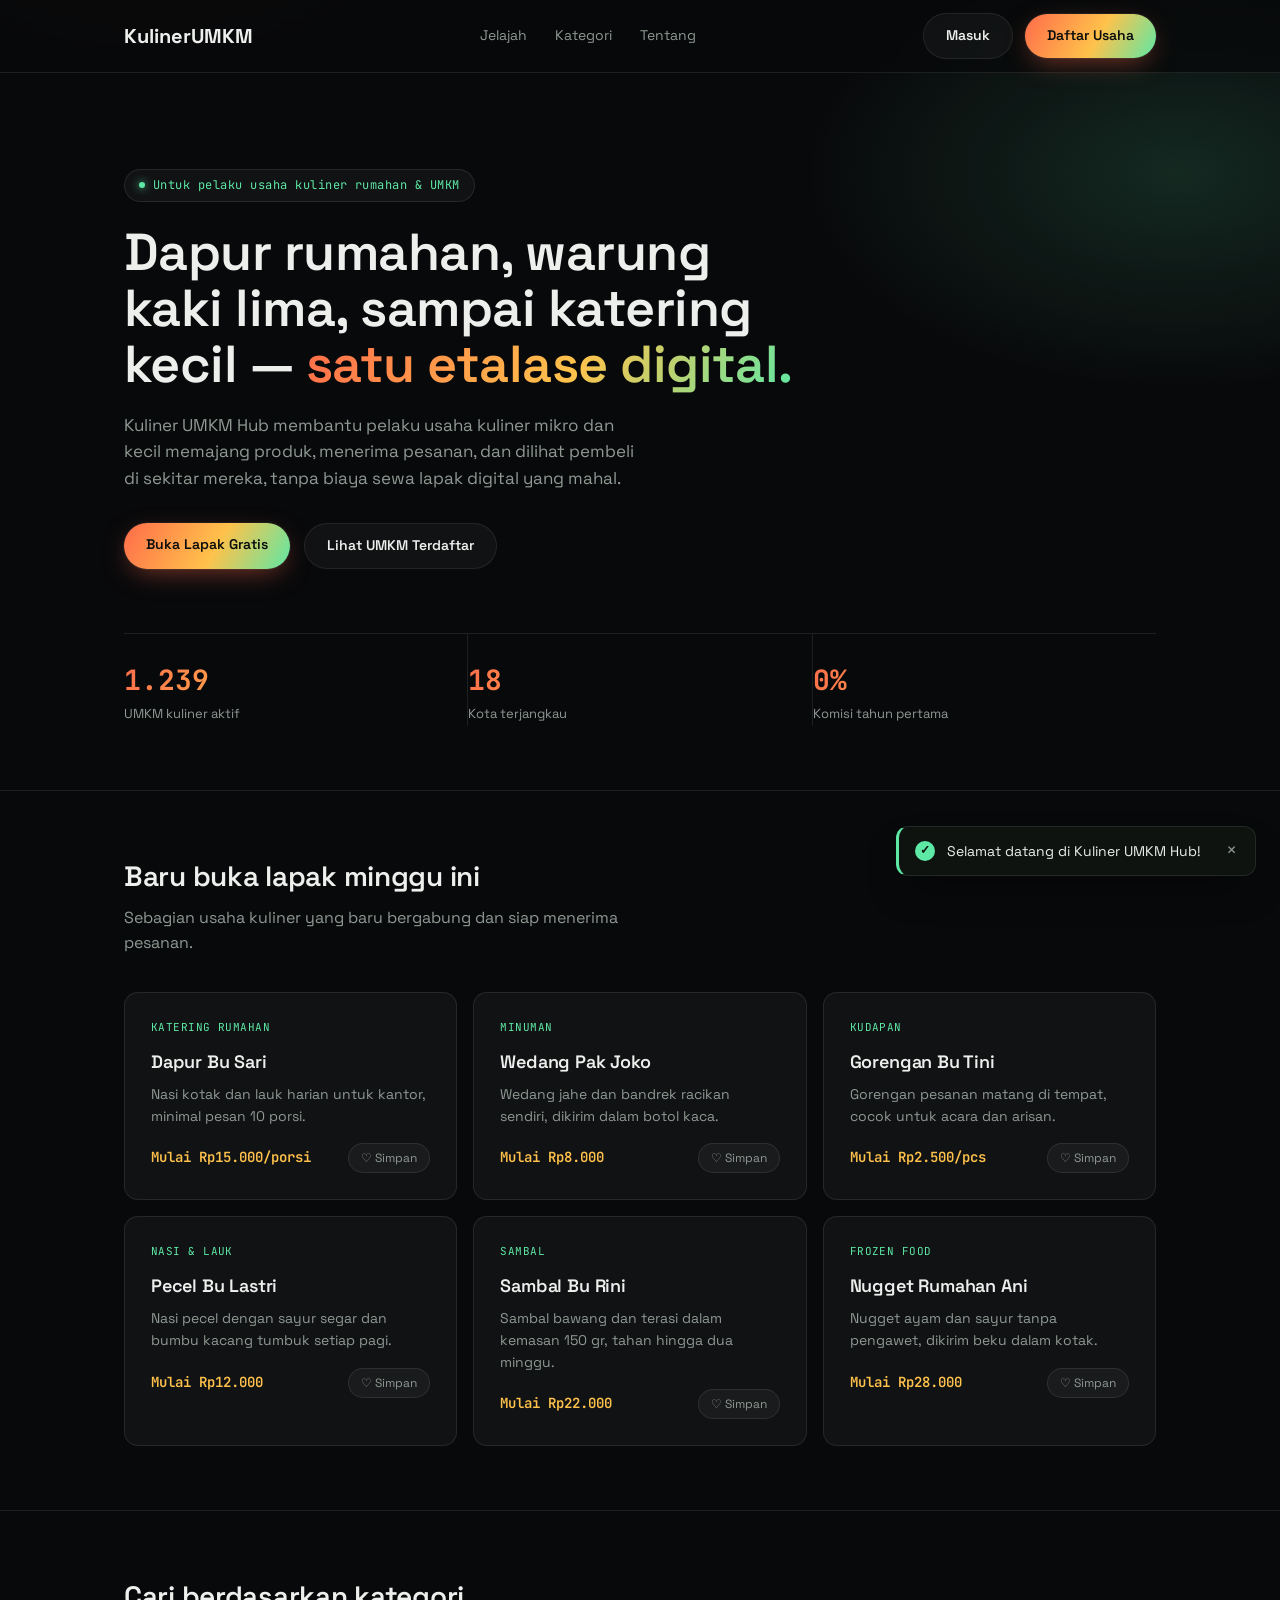
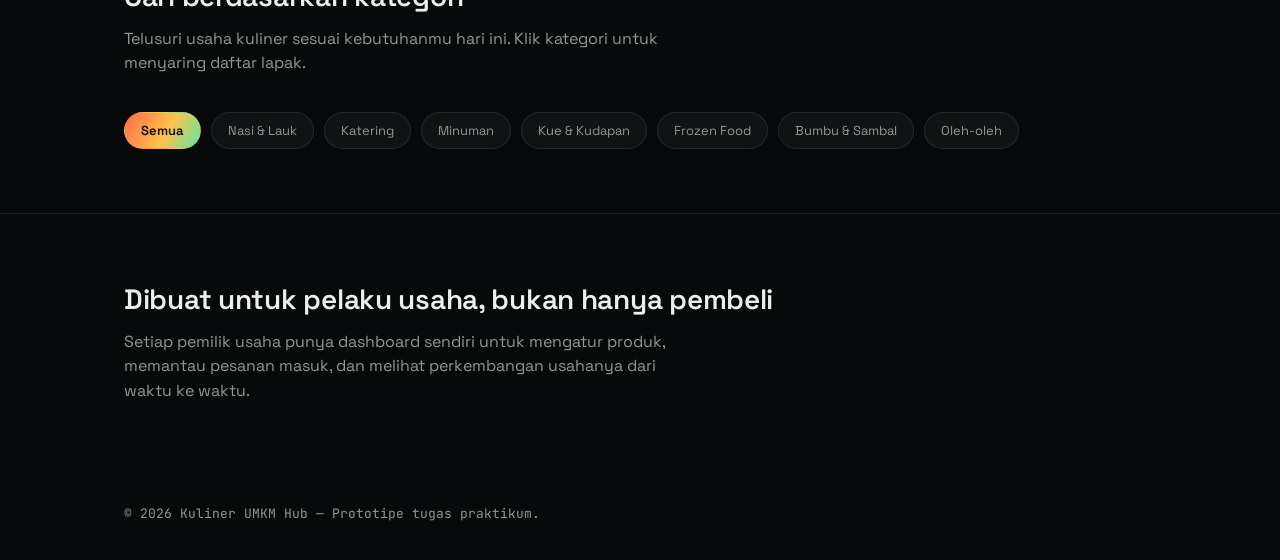
<file: Kuliner Umkm Hub/index.html>
<!DOCTYPE html>
<html lang="id">
<head>
<meta charset="UTF-8">
<meta name="viewport" content="width=device-width, initial-scale=1">
<title>Kuliner UMKM Hub</title>
<link rel="preconnect" href="https://fonts.googleapis.com">
<link href="https://fonts.googleapis.com/css2?family=Space+Grotesk:wght@400;500;600;700&family=JetBrains+Mono:wght@400;500;600&display=swap" rel="stylesheet">
<link rel="stylesheet" href="style.css">
<style>
/* Pelengkap agar halaman ini berdiri sendiri di atas style.css bawaan */
button.btn{font-family:inherit;cursor:pointer}
.btn-sm{padding:6px 14px;font-size:12px}

/* ===== BAB 3: DOM landing page + Toast ===== */
[hidden]{display:none!important}

/* Navbar berubah saat halaman di-scroll (class .scrolled ditambah lewat JS) */
.nav{transition:box-shadow .2s ease,background .2s ease}
.nav.scrolled{background:rgba(8,9,11,.92);box-shadow:0 12px 30px -18px rgba(0,0,0,.9)}
.fav-badge{
  font-family:'JetBrains Mono',monospace;font-size:13px;
  color:var(--chili);background:rgba(255,107,74,.1);
  border:1px solid rgba(255,107,74,.3);
  padding:6px 12px;border-radius:999px;
}

/* Chip kategori (tombol) */
.cat-list button{
  border:1px solid var(--line);background:var(--glass);
  padding:9px 16px;border-radius:999px;
  font-size:13px;font-family:inherit;color:var(--ink-soft);
  cursor:pointer;transition:background .15s ease,color .15s ease;
}
.cat-list button:hover{background:var(--glass-hi);color:var(--ink)}
.cat-list button.active{background:var(--grad);border-color:transparent;color:#0A0D0B;font-weight:600}
.cat-list button:focus-visible,.fav:focus-visible,.toast button:focus-visible{outline:2px solid var(--leaf);outline-offset:2px}

/* Info filter dan kartu lapak */
.filter-info{
  display:flex;align-items:center;gap:14px;flex-wrap:wrap;
  margin-bottom:18px;font-size:14px;color:var(--ink-soft);
}
.stall-foot{display:flex;align-items:center;justify-content:space-between;gap:10px}
.stall-foot .price{font-size:14px}
.stall-foot .fav{flex:none}
.fav{
  border:1px solid var(--line);background:var(--glass);color:var(--ink-soft);
  padding:6px 12px;border-radius:999px;
  font-size:12px;font-family:inherit;cursor:pointer;
  transition:background .15s ease,color .15s ease,border-color .15s ease;
}
.fav:hover{background:var(--glass-hi);color:var(--ink)}
.fav.active{color:var(--chili);border-color:rgba(255,107,74,.45);background:rgba(255,107,74,.1)}
.empty-state{grid-column:1/-1;text-align:center;color:var(--ink-soft);padding:40px 0}

/* Toast / Snackbar */
.toast-wrap{
  position:fixed;right:24px;bottom:24px;z-index:100;
  display:flex;flex-direction:column;gap:10px;
  width:min(360px,calc(100% - 32px));
  pointer-events:none;
}
.toast{
  pointer-events:auto;
  display:flex;align-items:flex-start;gap:12px;
  padding:14px 16px;
  background:var(--bg-2);color:var(--ink);
  border:1px solid var(--line);border-left:3px solid var(--turmeric);
  border-radius:12px;
  box-shadow:0 18px 40px -16px rgba(0,0,0,.8);
  font-size:14px;
  animation:toast-in .22s ease-out;
}
.toast-icon{
  flex:none;width:20px;height:20px;border-radius:50%;
  display:flex;align-items:center;justify-content:center;
  font-family:'JetBrains Mono',monospace;font-size:12px;font-weight:600;
  color:#0A0D0B;background:var(--turmeric);
}
.toast-success{border-left-color:var(--leaf)}
.toast-success .toast-icon{background:var(--leaf)}
.toast-error{border-left-color:var(--chili)}
.toast-error .toast-icon{background:var(--chili)}
.toast-msg{flex:1;line-height:1.45}
.toast-action,.toast-close{
  background:none;border:none;font-family:inherit;cursor:pointer;
}
.toast-action{color:var(--leaf);font-weight:600;font-size:13px;padding:0 4px}
.toast-close{color:var(--ink-soft);font-size:18px;line-height:1;padding:0 2px}
.toast-close:hover{color:var(--ink)}
.toast.out{animation:toast-out .2s ease-in forwards}
@keyframes toast-in{from{opacity:0;transform:translateY(12px)}to{opacity:1;transform:none}}
@keyframes toast-out{to{opacity:0;transform:translateY(8px)}}
@media (prefers-reduced-motion:reduce){.toast,.toast.out{animation:none}}
@media(max-width:640px){.nav-links{display:none}}
@media(max-width:520px){
  .nav .wrap{padding:0 16px;gap:8px}
  .nav .wrap>div{gap:8px!important}
  .nav .brand{font-size:17px}
  .nav .btn{padding:8px 12px;font-size:12.5px;white-space:nowrap}
  .fav-badge{padding:5px 9px;font-size:12px}
}
@media(max-width:360px){.fav-badge{display:none}.nav .brand{font-size:16px}}
@media(max-width:480px){.toast-wrap{right:16px;left:16px;bottom:16px;width:auto}}
</style>
</head>
<body>

<header class="nav">
  <div class="wrap">
    <a href="index.html" class="brand">Kuliner<span>UMKM</span></a>
    <nav class="nav-links">
      <a href="#jelajah">Jelajah</a>
      <a href="#kategori">Kategori</a>
      <a href="#tentang">Tentang</a>
    </nav>
    <div style="display:flex;gap:12px;align-items:center">
      <span class="fav-badge" id="favBadge" title="Lapak favorit" hidden>♥ <b id="favCount">0</b></span>
      <a href="login.html" class="btn btn-ghost">Masuk</a>
      <a href="register.html" class="btn btn-solid">Daftar Usaha</a>
    </div>
  </div>
</header>

<section class="hero">
  <div class="wrap">
    <div class="eyebrow">Untuk pelaku usaha kuliner rumahan &amp; UMKM</div>
    <h1>Dapur rumahan, warung kaki lima, sampai katering kecil — <span class="grad-text">satu etalase digital.</span></h1>
    <p>Kuliner UMKM Hub membantu pelaku usaha kuliner mikro dan kecil memajang produk, menerima pesanan, dan dilihat pembeli di sekitar mereka, tanpa biaya sewa lapak digital yang mahal.</p>
    <div class="hero-actions">
      <a href="register.html" class="btn btn-solid">Buka Lapak Gratis</a>
      <a href="#jelajah" class="btn btn-ghost">Lihat UMKM Terdaftar</a>
    </div>
    <div class="stat-row">
      <div class="stat"><b data-target="1240">1.240</b><span>UMKM kuliner aktif</span></div>
      <div class="stat"><b data-target="18">18</b><span>Kota terjangkau</span></div>
      <div class="stat"><b data-target="0" data-suffix="%">0%</b><span>Komisi tahun pertama</span></div>
    </div>
  </div>
</section>

<section class="section" id="jelajah">
  <div class="wrap">
    <h2>Baru buka lapak minggu ini</h2>
    <p class="lead">Sebagian usaha kuliner yang baru bergabung dan siap menerima pesanan.</p>
    <div class="filter-info" id="filterInfo" hidden>
      <span id="filterText"></span>
      <button type="button" class="btn btn-ghost btn-sm" id="btnResetFilter">Tampilkan semua</button>
    </div>
    <div class="stall-grid" id="stallGrid">
      <noscript><p class="lead">Aktifkan JavaScript untuk melihat daftar lapak.</p></noscript>
    </div>
  </div>
</section>

<section class="section" id="kategori">
  <div class="wrap">
    <h2>Cari berdasarkan kategori</h2>
    <p class="lead">Telusuri usaha kuliner sesuai kebutuhanmu hari ini. Klik kategori untuk menyaring daftar lapak.</p>
    <div class="cat-list" id="catList">
      <button type="button" class="active" data-kategori="" aria-pressed="true">Semua</button>
      <button type="button" data-kategori="Nasi &amp; Lauk" aria-pressed="false">Nasi &amp; Lauk</button>
      <button type="button" data-kategori="Katering" aria-pressed="false">Katering</button>
      <button type="button" data-kategori="Minuman" aria-pressed="false">Minuman</button>
      <button type="button" data-kategori="Kue &amp; Kudapan" aria-pressed="false">Kue &amp; Kudapan</button>
      <button type="button" data-kategori="Frozen Food" aria-pressed="false">Frozen Food</button>
      <button type="button" data-kategori="Bumbu &amp; Sambal" aria-pressed="false">Bumbu &amp; Sambal</button>
      <button type="button" data-kategori="Oleh-oleh" aria-pressed="false">Oleh-oleh</button>
    </div>
  </div>
</section>

<section class="section" id="tentang" style="border-bottom:none">
  <div class="wrap">
    <h2>Dibuat untuk pelaku usaha, bukan hanya pembeli</h2>
    <p class="lead" style="margin-bottom:0">Setiap pemilik usaha punya dashboard sendiri untuk mengatur produk, memantau pesanan masuk, dan melihat perkembangan usahanya dari waktu ke waktu.</p>
  </div>
</section>

<footer>
  <div class="wrap">© 2026 Kuliner UMKM Hub — Prototipe tugas praktikum.</div>
</footer>

<script>
/* Toast / Snackbar — JavaScript murni
   Pemakaian:
     showToast('Pesan berhasil disimpan', 'success');
     showToast('Terjadi kesalahan', { type: 'error', duration: 5000 });
     showToast('Item dihapus', { type: 'info', action: { label: 'Urungkan', onClick: function () { ... } } });
   type: 'success' | 'error' | 'info' (default 'info'). duration dalam ms (0 = tidak hilang otomatis). */
(function (global) {
  'use strict';

  var MAX_TOAST = 3;
  var ICON = { success: '✓', error: '✕', info: 'i' };
  var wrap = null;

  function ensureWrap() {
    if (wrap && document.body.contains(wrap)) return wrap;
    wrap = document.createElement('div');
    wrap.className = 'toast-wrap';
    wrap.setAttribute('role', 'status');
    wrap.setAttribute('aria-live', 'polite');
    document.body.appendChild(wrap);
    return wrap;
  }

  function dismiss(t) {
    if (!t || t._gone) return;
    t._gone = true;
    clearTimeout(t._timer);
    t.classList.add('out');
    function done() { if (t.parentNode) t.parentNode.removeChild(t); }
    t.addEventListener('animationend', done);
    setTimeout(done, 350);   // cadangan bila animasi dimatikan
  }

  function showToast(message, opts) {
    if (typeof opts === 'string') opts = { type: opts };
    opts = opts || {};
    var type = ICON[opts.type] ? opts.type : 'info';
    var duration = typeof opts.duration === 'number' ? opts.duration : 3500;

    var container = ensureWrap();
    while (container.children.length >= MAX_TOAST) {
      container.removeChild(container.firstChild);   // buang yang paling lama
    }

    var t = document.createElement('div');
    t.className = 'toast toast-' + type;
    if (type === 'error') t.setAttribute('role', 'alert');

    var icon = document.createElement('span');
    icon.className = 'toast-icon';
    icon.setAttribute('aria-hidden', 'true');
    icon.textContent = ICON[type];

    var msg = document.createElement('span');
    msg.className = 'toast-msg';
    msg.textContent = message;          // textContent: aman dari HTML injection

    t.appendChild(icon);
    t.appendChild(msg);

    if (opts.action && opts.action.label) {
      var act = document.createElement('button');
      act.type = 'button';
      act.className = 'toast-action';
      act.textContent = opts.action.label;
      act.addEventListener('click', function () {
        if (typeof opts.action.onClick === 'function') opts.action.onClick();
        dismiss(t);
      });
      t.appendChild(act);
    }

    var close = document.createElement('button');
    close.type = 'button';
    close.className = 'toast-close';
    close.setAttribute('aria-label', 'Tutup notifikasi');
    close.textContent = '×';
    close.addEventListener('click', function () { dismiss(t); });
    t.appendChild(close);

    container.appendChild(t);

    function start() { if (duration > 0) t._timer = setTimeout(function () { dismiss(t); }, duration); }
    t.addEventListener('mouseenter', function () { clearTimeout(t._timer); });   // jeda saat disorot
    t.addEventListener('mouseleave', start);
    start();

    return t;
  }

  global.showToast = showToast;
})(window);
</script>
<script>
/* Manipulasi DOM pada Landing Page (index.html) — JavaScript murni
   1. Membuat kartu lapak secara dinamis (createElement, appendChild)
   2. Menyaring lapak berdasarkan kategori (classList, hidden, textContent)
   3. Menganimasikan angka statistik (textContent, IntersectionObserver)
   4. Menyimpan lapak favorit + badge di navbar (toggle class, atribut, textContent)
   5. Navbar berubah saat di-scroll (classList.toggle) */
(function () {
  'use strict';

  var STALLS = [
    { id: 'l1', nama: 'Dapur Bu Sari',     kategori: 'Katering',       tag: 'Katering Rumahan', desk: 'Nasi kotak dan lauk harian untuk kantor, minimal pesan 10 porsi.',          harga: 'Mulai Rp15.000/porsi' },
    { id: 'l2', nama: 'Wedang Pak Joko',   kategori: 'Minuman',        tag: 'Minuman',          desk: 'Wedang jahe dan bandrek racikan sendiri, dikirim dalam botol kaca.',        harga: 'Mulai Rp8.000' },
    { id: 'l3', nama: 'Gorengan Bu Tini',  kategori: 'Kue & Kudapan',  tag: 'Kudapan',          desk: 'Gorengan pesanan matang di tempat, cocok untuk acara dan arisan.',          harga: 'Mulai Rp2.500/pcs' },
    { id: 'l4', nama: 'Pecel Bu Lastri',   kategori: 'Nasi & Lauk',    tag: 'Nasi & Lauk',      desk: 'Nasi pecel dengan sayur segar dan bumbu kacang tumbuk setiap pagi.',        harga: 'Mulai Rp12.000' },
    { id: 'l5', nama: 'Sambal Bu Rini',    kategori: 'Bumbu & Sambal', tag: 'Sambal',           desk: 'Sambal bawang dan terasi dalam kemasan 150 gr, tahan hingga dua minggu.',   harga: 'Mulai Rp22.000' },
    { id: 'l6', nama: 'Nugget Rumahan Ani', kategori: 'Frozen Food',   tag: 'Frozen Food',      desk: 'Nugget ayam dan sayur tanpa pengawet, dikirim beku dalam kotak.',           harga: 'Mulai Rp28.000' }
  ];

  var FAV_KEY = 'umkm_favorit';
  var reduceMotion = window.matchMedia && window.matchMedia('(prefers-reduced-motion: reduce)').matches;

  function $(sel) { return document.querySelector(sel); }
  function el(tag, cls, text) {
    var n = document.createElement(tag);
    if (cls) n.className = cls;
    if (text !== undefined) n.textContent = text;
    return n;
  }
  function toast(msg, opts) { if (window.showToast) window.showToast(msg, opts); }

  /* ---------- Favorit (disimpan di localStorage) ---------- */
  function loadFav() {
    try {
      var r = JSON.parse(localStorage.getItem(FAV_KEY));
      if (Array.isArray(r)) return r;
    } catch (e) { /* abaikan */ }
    return [];
  }
  function saveFav() {
    try { localStorage.setItem(FAV_KEY, JSON.stringify(favs)); } catch (e) { /* abaikan */ }
  }

  var favs = loadFav();
  var kategoriAktif = '';

  var grid = $('#stallGrid');
  var filterInfo = $('#filterInfo');
  var filterText = $('#filterText');
  var emptyState = null;

  /* ---------- DOM 1: buat kartu lapak ---------- */
  function buatKartu(s) {
    var card = el('article', 'stall');
    card.dataset.id = s.id;
    card.dataset.kategori = s.kategori;

    card.appendChild(el('div', 'tag', s.tag));
    card.appendChild(el('h3', '', s.nama));
    card.appendChild(el('p', '', s.desk));

    var foot = el('div', 'stall-foot');
    foot.appendChild(el('div', 'price', s.harga));
    var btn = el('button', 'fav');
    btn.type = 'button';
    foot.appendChild(btn);
    card.appendChild(foot);

    gayaFav(btn, s.nama, favs.indexOf(s.id) > -1);
    return card;
  }

  function gayaFav(btn, nama, on) {
    btn.classList.toggle('active', on);
    btn.setAttribute('aria-pressed', String(on));
    btn.setAttribute('aria-label', (on ? 'Hapus dari favorit: ' : 'Simpan ke favorit: ') + nama);
    btn.textContent = on ? '♥ Tersimpan' : '♡ Simpan';
  }

  function renderLapak() {
    grid.textContent = '';
    STALLS.forEach(function (s) { grid.appendChild(buatKartu(s)); });
    emptyState = el('p', 'empty-state', 'Belum ada lapak di kategori ini. Jadilah yang pertama membuka lapak!');
    emptyState.hidden = true;
    grid.appendChild(emptyState);
  }

  /* ---------- DOM 4: favorit + badge navbar ---------- */
  function updateBadge() {
    var badge = $('#favBadge');
    if (!badge) return;
    badge.hidden = favs.length === 0;
    $('#favCount').textContent = favs.length;
  }

  function setFav(id, on) {
    var i = favs.indexOf(id);
    if (on && i === -1) favs.push(id);
    if (!on && i > -1) favs.splice(i, 1);
    saveFav();
    var card = grid.querySelector('[data-id="' + id + '"]');
    var s = STALLS.filter(function (x) { return x.id === id; })[0];
    if (card && s) gayaFav(card.querySelector('.fav'), s.nama, on);
    updateBadge();
  }

  grid.addEventListener('click', function (e) {
    var btn = e.target.closest('.fav');
    if (!btn) return;
    var id = btn.closest('.stall').dataset.id;
    var s = STALLS.filter(function (x) { return x.id === id; })[0];
    var jadi = favs.indexOf(id) === -1;
    setFav(id, jadi);
    if (jadi) {
      toast(s.nama + ' disimpan ke favorit', 'success');
    } else {
      toast(s.nama + ' dihapus dari favorit', {
        type: 'info',
        action: { label: 'Urungkan', onClick: function () { setFav(id, true); } }
      });
    }
  });

  /* ---------- DOM 2: filter kategori ---------- */
  function terapkanFilter() {
    var chips = document.querySelectorAll('#catList button');
    var jumlah = 0;

    chips.forEach(function (c) {
      var aktif = c.dataset.kategori === kategoriAktif;
      c.classList.toggle('active', aktif);
      c.setAttribute('aria-pressed', String(aktif));
    });

    grid.querySelectorAll('.stall').forEach(function (card) {
      var tampil = !kategoriAktif || card.dataset.kategori === kategoriAktif;
      card.hidden = !tampil;
      if (tampil) jumlah++;
    });

    emptyState.hidden = jumlah > 0;
    filterInfo.hidden = !kategoriAktif;
    filterText.textContent = 'Menampilkan ' + jumlah + ' lapak kategori ' + kategoriAktif;

    if (kategoriAktif && jumlah === 0) {
      toast('Belum ada lapak di kategori ' + kategoriAktif, 'info');
    }
  }

  $('#catList').addEventListener('click', function (e) {
    var btn = e.target.closest('button[data-kategori]');
    if (!btn) return;
    kategoriAktif = btn.dataset.kategori;
    terapkanFilter();
    if (kategoriAktif) {
      $('#jelajah').scrollIntoView({ behavior: reduceMotion ? 'auto' : 'smooth', block: 'start' });
    }
  });

  $('#btnResetFilter').addEventListener('click', function () {
    kategoriAktif = '';
    terapkanFilter();
  });

  /* ---------- DOM 3: animasi angka statistik ---------- */
  function format(n, b) { return n.toLocaleString('id-ID') + (b.dataset.suffix || ''); }

  function hitung(b) {
    var target = Number(b.dataset.target);
    var mulai = null, durasi = 1200;
    function langkah(ts) {
      if (mulai === null) mulai = ts;
      var p = Math.min((ts - mulai) / durasi, 1);
      b.textContent = format(Math.round(target * (1 - Math.pow(1 - p, 3))), b);
      if (p < 1) requestAnimationFrame(langkah);
    }
    requestAnimationFrame(langkah);
  }

  var angka = document.querySelectorAll('.stat b[data-target]');
  if (angka.length && 'IntersectionObserver' in window && !reduceMotion) {
    var io = new IntersectionObserver(function (entries) {
      entries.forEach(function (en) {
        if (en.isIntersecting) { hitung(en.target); io.unobserve(en.target); }
      });
    }, { threshold: 0.5 });
    angka.forEach(function (b) { b.textContent = format(0, b); io.observe(b); });
  }
  // Tanpa IntersectionObserver / reduced motion: angka tetap tampil sesuai HTML.

  /* ---------- DOM 5: navbar saat scroll ---------- */
  var nav = $('.nav');
  function saatScroll() { nav.classList.toggle('scrolled', window.scrollY > 8); }
  window.addEventListener('scroll', saatScroll, { passive: true });
  saatScroll();

  /* ---------- Mulai ---------- */
  renderLapak();
  terapkanFilter();
  updateBadge();

  // Toast sambutan, sekali per sesi browser
  try {
    if (!sessionStorage.getItem('umkm_welcome')) {
      sessionStorage.setItem('umkm_welcome', '1');
      setTimeout(function () { toast('Selamat datang di Kuliner UMKM Hub!', 'success'); }, 600);
    }
  } catch (e) { /* sessionStorage diblokir: lewati */ }
})();
</script>
</body>
</html>
</file>
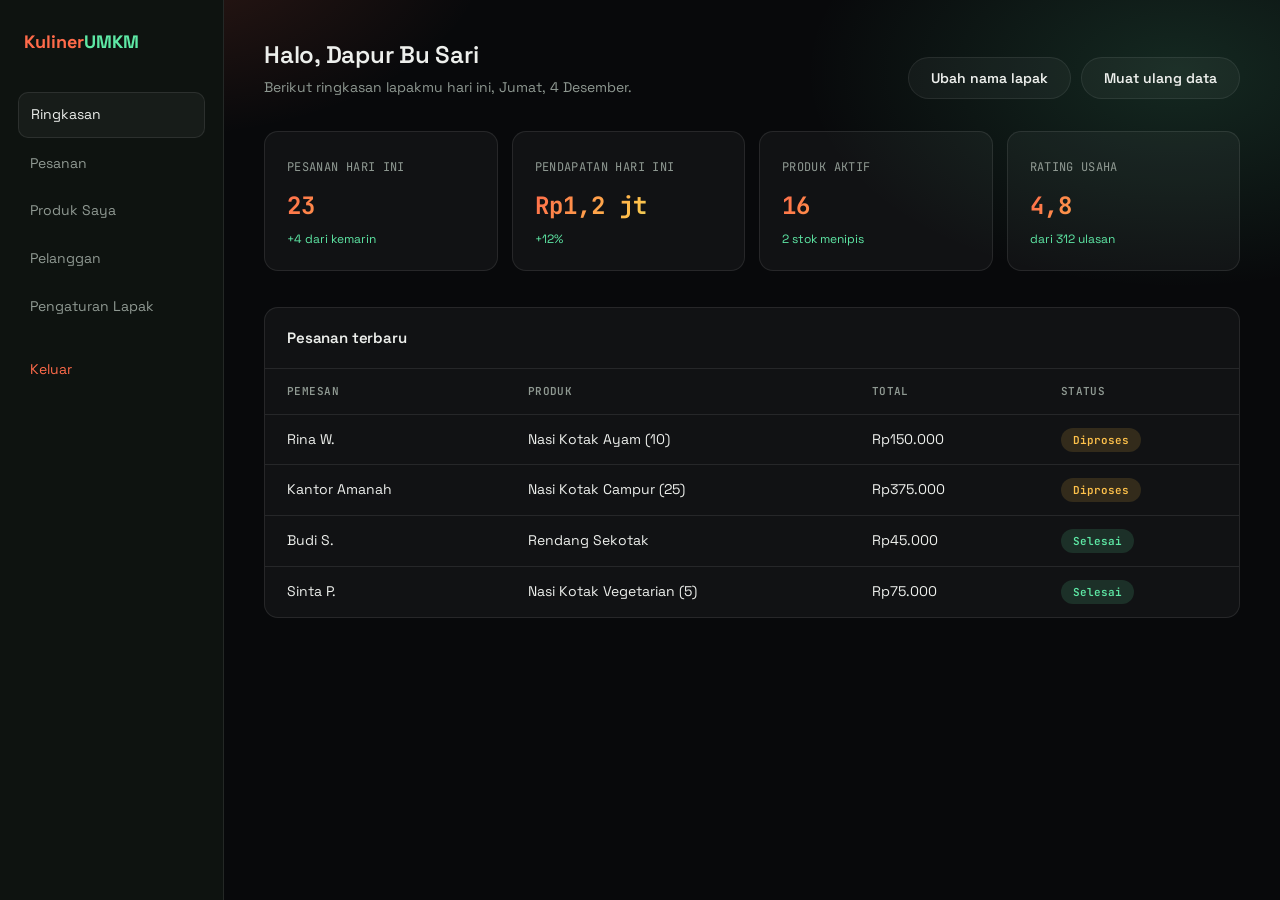
<file: Kuliner Umkm Hub/dashboard.html>
<!DOCTYPE html>
<html lang="id">
<head>
<meta charset="UTF-8">
<meta name="viewport" content="width=device-width, initial-scale=1">
<title>Dashboard — Kuliner UMKM Hub</title>
<link rel="preconnect" href="https://fonts.googleapis.com">
<link href="https://fonts.googleapis.com/css2?family=Space+Grotesk:wght@400;500;600;700&family=JetBrains+Mono:wght@400;500;600&display=swap" rel="stylesheet">
<link rel="stylesheet" href="style.css">
<style>button.btn{font-family:inherit;cursor:pointer}</style>
</head>
<body>

<div class="dash">
  <aside class="side">
    <a href="index.html" class="brand" style="color:var(--chili)">Kuliner<span style="color:var(--leaf)">UMKM</span></a>
    <nav>
      <a href="dashboard.html" class="active">Ringkasan</a>
      <a href="pesanan.html">Pesanan</a>
      <a href="produk.html">Produk Saya</a>
      <a href="#">Pelanggan</a>
      <a href="#">Pengaturan Lapak</a>
      <a href="login.html" style="margin-top:20px;color:var(--chili)">Keluar</a>
    </nav>
  </aside>

  <main class="main">
    <div class="dash-head">
      <div>
        <h1 id="salam">Halo, Dapur Bu Sari</h1>
        <p>Berikut ringkasan lapakmu hari ini, <span id="tanggal">Rabu 23 September</span>.</p>
      </div>
      <div style="display:flex;gap:10px;flex-wrap:wrap">
        <button type="button" class="btn btn-ghost" id="btnNama">Ubah nama lapak</button>
        <button type="button" class="btn btn-ghost" id="btnMuat">Muat ulang data</button>
      </div>
    </div>

    <div class="kpis">
      <div class="kpi"><span>Pesanan hari ini</span><b id="kPesanan">23</b><div class="delta" id="dPesanan">+4 dari kemarin</div></div>
      <div class="kpi"><span>Pendapatan hari ini</span><b id="kUang">Rp1,2 jt</b><div class="delta" id="dUang">+12%</div></div>
      <div class="kpi"><span>Produk aktif</span><b id="kProduk">16</b><div class="delta" id="dProduk">2 stok menipis</div></div>
      <div class="kpi"><span>Rating usaha</span><b id="kRating">4,8</b><div class="delta" id="dRating">dari 312 ulasan</div></div>
    </div>
    <div class="table-card">
      <h3>Pesanan terbaru</h3>
      <table>
        <thead>
          <tr><th>Pemesan</th><th>Produk</th><th>Total</th><th>Status</th></tr>
        </thead>
        <tbody id="tbodyTerbaru">
          <tr><td>Rina W.</td><td>Nasi Kotak Ayam (10)</td><td>Rp150.000</td><td><span class="status pending">Diproses</span></td></tr>
          <tr><td>Kantor Amanah</td><td>Nasi Kotak Campur (25)</td><td>Rp375.000</td><td><span class="status pending">Diproses</span></td></tr>
          <tr><td>Budi S.</td><td>Rendang Sekotak</td><td>Rp45.000</td><td><span class="status done">Selesai</span></td></tr>
          <tr><td>Sinta P.</td><td>Nasi Kotak Vegetarian (5)</td><td>Rp75.000</td><td><span class="status done">Selesai</span></td></tr>
        </tbody>
      </table>
    </div>
  </main>
</div>

<script src="app.js"></script>
<script src="dashboard.js"></script>
</body>
</html>
</file>
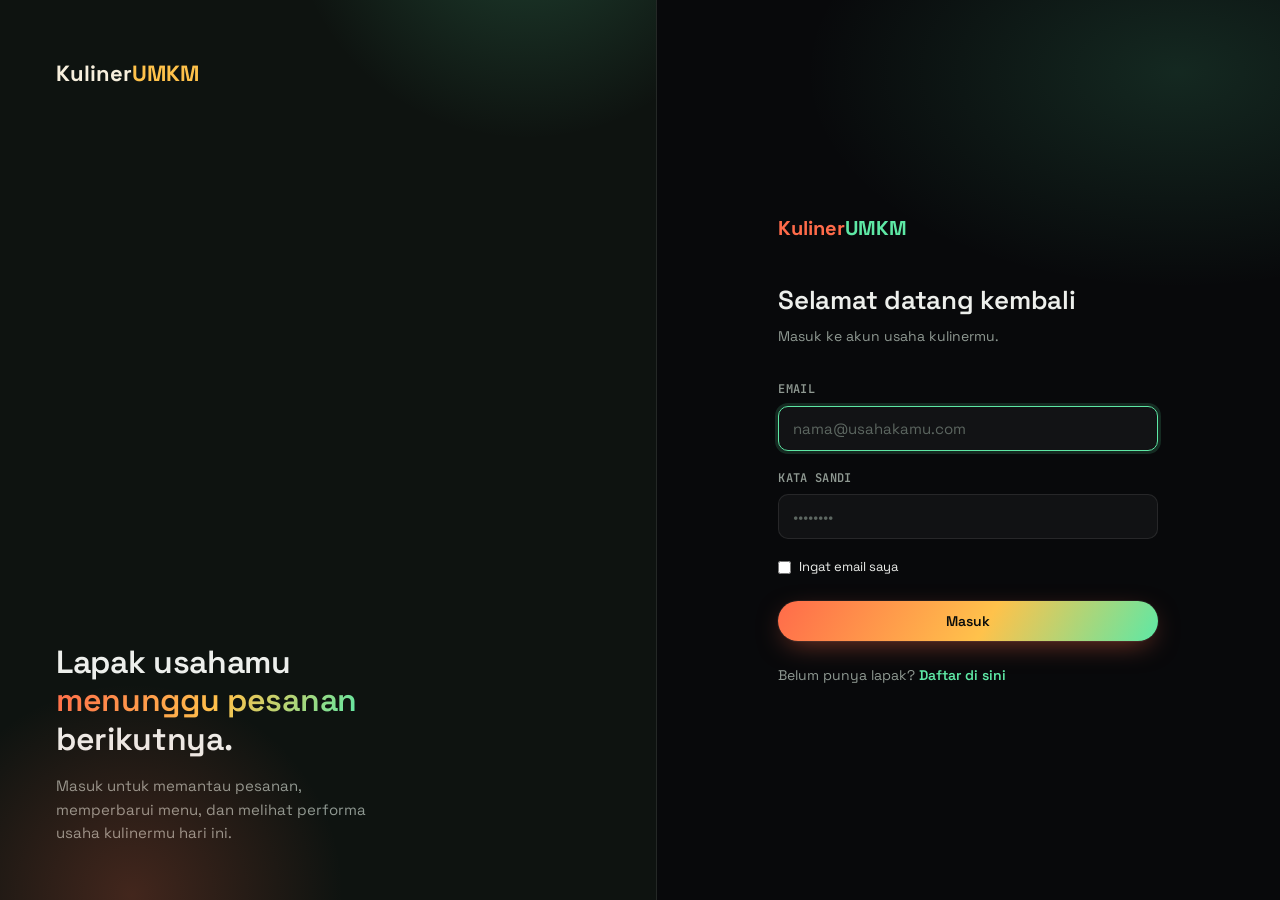
<file: Kuliner Umkm Hub/login.html>
<!DOCTYPE html>
<html lang="id">
<head>
<meta charset="UTF-8">
<meta name="viewport" content="width=device-width, initial-scale=1">
<title>Masuk — Kuliner UMKM Hub</title>
<link rel="preconnect" href="https://fonts.googleapis.com">
<link href="https://fonts.googleapis.com/css2?family=Space+Grotesk:wght@400;500;600;700&family=JetBrains+Mono:wght@400;500;600&display=swap" rel="stylesheet">
<link rel="stylesheet" href="style.css">
</head>
<body>

<div class="auth-shell">
  <div class="auth-side">
    <a href="index.html" class="brand" style="color:#F7EFDD;font-size:22px">Kuliner<span style="color:var(--turmeric)">UMKM</span></a>
    <div>
      <h2>Lapak usahamu <span class="grad-text">menunggu pesanan</span> berikutnya.</h2>
      <p>Masuk untuk memantau pesanan, memperbarui menu, dan melihat performa usaha kulinermu hari ini.</p>
    </div>
  </div>
  <div class="auth-main">
    <div class="auth-card">
      <a href="index.html" class="brand" style="font-size:20px;color:var(--chili)">Kuliner<span style="color:var(--leaf)">UMKM</span></a>
      <h1>Selamat datang kembali</h1>
      <div class="sub">Masuk ke akun usaha kulinermu.</div>

      <form id="formLogin" novalidate>
        <div class="field">
          <label for="email">Email</label>
          <input type="email" id="email" placeholder="nama@usahakamu.com" required>
        </div>
        <div class="field">
          <label for="pass">Kata sandi</label>
          <input type="password" id="pass" placeholder="••••••••" required>
        </div>
        <label style="display:flex;align-items:center;gap:8px;font-size:13px;margin:0 0 16px;cursor:pointer">
          <input type="checkbox" id="ingat" style="display:inline-block;width:auto;margin:0"> Ingat email saya
        </label>
        <button type="submit" class="btn btn-solid btn-block">Masuk</button>
      </form>

      <div class="auth-foot">Belum punya lapak? <a href="register.html">Daftar di sini</a></div>
    </div>
  </div>
</div>

<script src="app.js"></script>
<script src="auth.js"></script>
</body>
</html>
</file>
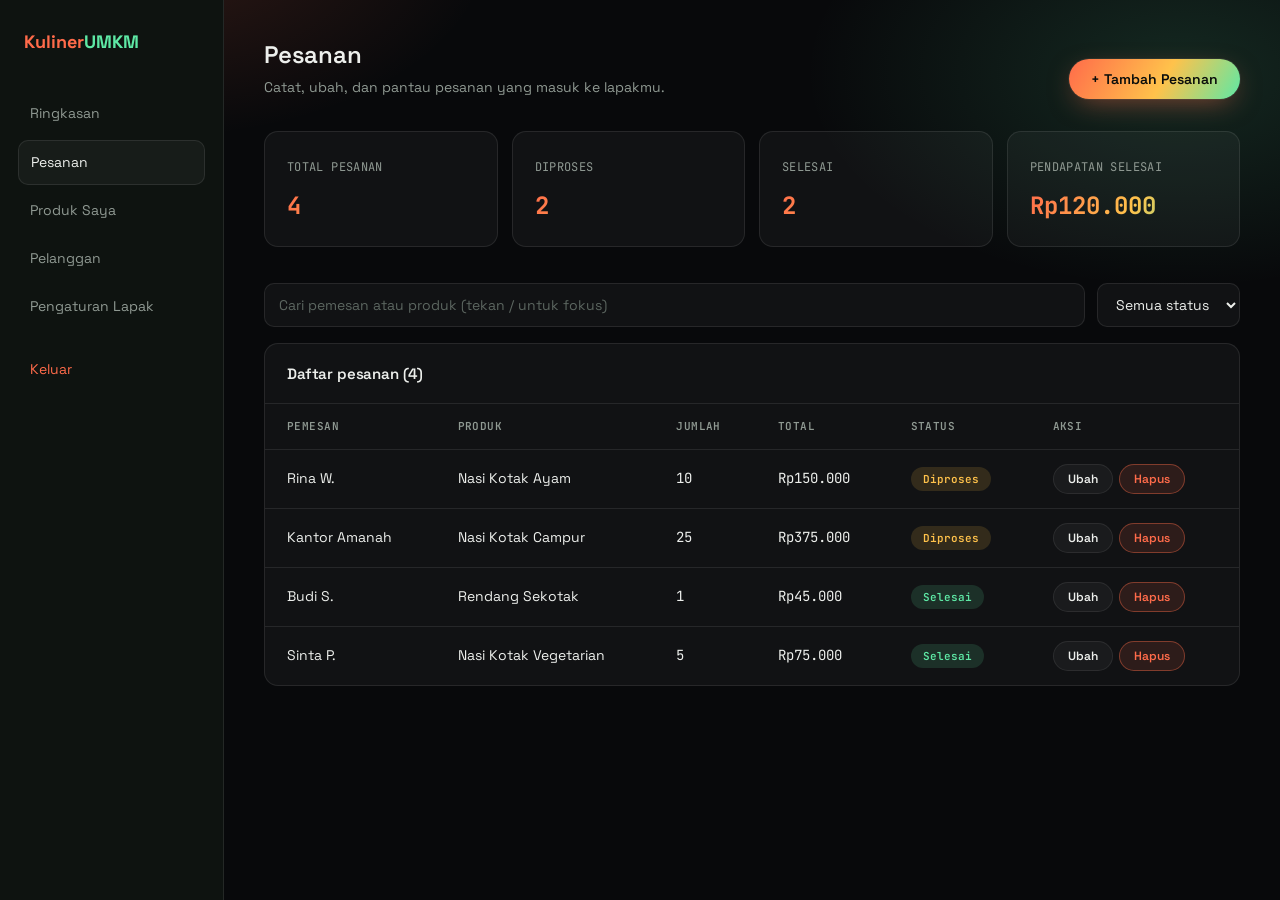
<file: Kuliner Umkm Hub/pesanan.html>
<!DOCTYPE html>
<html lang="id">
<head>
<meta charset="UTF-8">
<meta name="viewport" content="width=device-width, initial-scale=1">
<title>Pesanan — Kuliner UMKM Hub</title>
<link rel="preconnect" href="https://fonts.googleapis.com">
<link href="https://fonts.googleapis.com/css2?family=Space+Grotesk:wght@400;500;600;700&family=JetBrains+Mono:wght@400;500;600&display=swap" rel="stylesheet">
<link rel="stylesheet" href="style.css">
<style>button.btn{font-family:inherit;cursor:pointer}</style>
</head>
<body>

<div class="dash">
  <aside class="side">
    <a href="index.html" class="brand" style="color:var(--chili)">Kuliner<span style="color:var(--leaf)">UMKM</span></a>
    <nav>
      <a href="dashboard.html">Ringkasan</a>
      <a href="pesanan.html" class="active">Pesanan</a>
      <a href="produk.html">Produk Saya</a>
      <a href="#">Pelanggan</a>
      <a href="#">Pengaturan Lapak</a>
      <a href="login.html" class="logout">Keluar</a>
    </nav>
  </aside>

  <main class="main">
    <div class="dash-head">
      <div>
        <h1>Pesanan</h1>
        <p>Catat, ubah, dan pantau pesanan yang masuk ke lapakmu.</p>
      </div>
      <button type="button" class="btn btn-solid" id="btnTambah">+ Tambah Pesanan</button>
    </div>

    <div class="kpis">
      <div class="kpi"><span>Total pesanan</span><b id="kTotal">0</b></div>
      <div class="kpi"><span>Diproses</span><b id="kProses">0</b></div>
      <div class="kpi"><span>Selesai</span><b id="kSelesai">0</b></div>
      <div class="kpi"><span>Pendapatan selesai</span><b id="kUang">Rp0</b></div>
    </div>

    <div class="toolbar">
      <input type="search" id="cari" class="input grow" placeholder="Cari pemesan atau produk (tekan / untuk fokus)" aria-label="Cari pesanan">
      <select id="filterStatus" class="input" aria-label="Filter status">
        <option value="">Semua status</option>
        <option>Diproses</option>
        <option>Selesai</option>
        <option>Dibatalkan</option>
      </select>
    </div>

    <div class="table-card">
      <h3 id="judulTabel">Daftar pesanan</h3>
      <div class="table-scroll">
        <table>
          <thead>
            <tr><th>Pemesan</th><th>Produk</th><th>Jumlah</th><th>Total</th><th>Status</th><th>Aksi</th></tr>
          </thead>
          <tbody id="tbody"></tbody>
        </table>
      </div>
    </div>
  </main>
</div>

<!-- Form tambah / ubah -->
<dialog id="dlgForm">
  <form id="form" novalidate>
    <div class="modal-head"><h3 id="formJudul">Tambah pesanan</h3></div>
    <div class="modal-body">
      <div class="field">
        <label for="fPemesan">Pemesan</label>
        <input type="text" id="fPemesan" placeholder="Contoh: Rina W." maxlength="60">
      </div>
      <div class="field">
        <label for="fProduk">Produk</label>
        <input type="text" id="fProduk" placeholder="Contoh: Nasi Kotak Ayam" maxlength="80">
      </div>
      <div class="field-row">
        <div class="field">
          <label for="fJumlah">Jumlah</label>
          <input type="number" id="fJumlah" min="1" step="1" value="1">
        </div>
        <div class="field">
          <label for="fHarga">Harga satuan (Rp)</label>
          <input type="number" id="fHarga" min="0" step="500" value="15000">
        </div>
      </div>
      <div class="field">
        <label for="fStatus">Status</label>
        <select id="fStatus">
          <option>Diproses</option>
          <option>Selesai</option>
          <option>Dibatalkan</option>
        </select>
      </div>
      <div class="total-preview">Total: <b id="fTotal">Rp0</b></div>
      <div class="err" id="formError" role="alert"></div>
    </div>
    <div class="modal-foot">
      <button type="button" class="btn btn-ghost" id="btnBatal">Batal</button>
      <button type="submit" class="btn btn-solid" id="btnSimpan">Simpan pesanan</button>
    </div>
  </form>
</dialog>

<!-- Konfirmasi hapus -->
<dialog id="dlgHapus">
  <div class="modal-head"><h3>Hapus pesanan?</h3></div>
  <div class="modal-body">
    <p id="hapusTeks"></p>
  </div>
  <div class="modal-foot">
    <button type="button" class="btn btn-ghost" id="btnHapusBatal">Batal</button>
    <button type="button" class="btn btn-danger" id="btnHapusYa">Hapus pesanan</button>
  </div>
</dialog>

<script src="app.js"></script>
<script src="pesanan.js"></script>
</body>
</html>
</file>
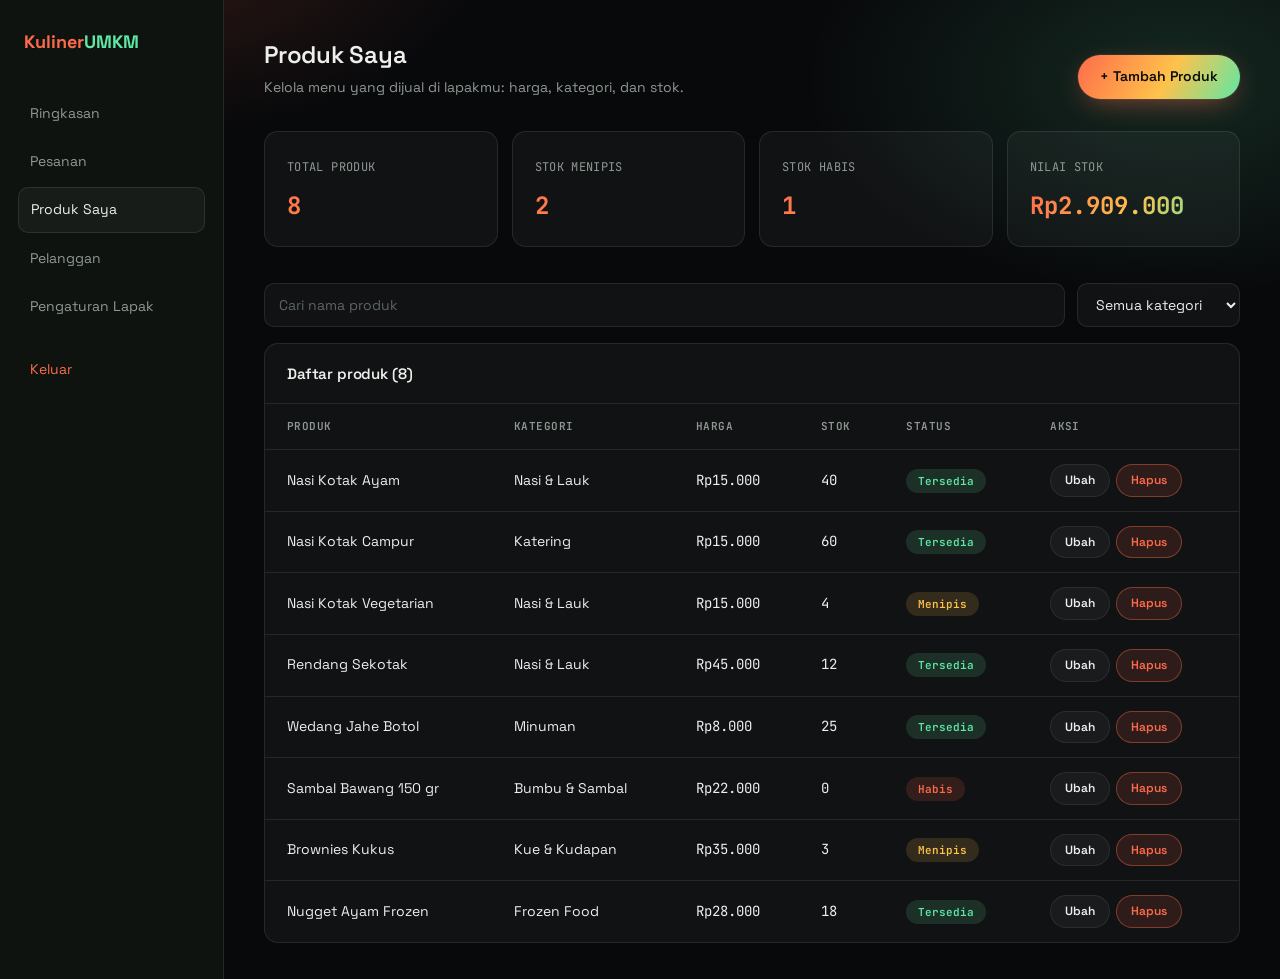
<file: Kuliner Umkm Hub/produk.html>
<!DOCTYPE html>
<html lang="id">
<head>
<meta charset="UTF-8">
<meta name="viewport" content="width=device-width, initial-scale=1">
<title>Produk Saya — Kuliner UMKM Hub</title>
<link rel="preconnect" href="https://fonts.googleapis.com">
<link href="https://fonts.googleapis.com/css2?family=Space+Grotesk:wght@400;500;600;700&family=JetBrains+Mono:wght@400;500;600&display=swap" rel="stylesheet">
<link rel="stylesheet" href="style.css">
<style>button.btn{font-family:inherit;cursor:pointer}</style>
</head>
<body>

<div class="dash">
  <aside class="side">
    <a href="index.html" class="brand" style="color:var(--chili)">Kuliner<span style="color:var(--leaf)">UMKM</span></a>
    <nav>
      <a href="dashboard.html">Ringkasan</a>
      <a href="pesanan.html">Pesanan</a>
      <a href="produk.html" class="active">Produk Saya</a>
      <a href="#">Pelanggan</a>
      <a href="#">Pengaturan Lapak</a>
      <a href="login.html" class="logout">Keluar</a>
    </nav>
  </aside>

  <main class="main">
    <div class="dash-head">
      <div>
        <h1>Produk Saya</h1>
        <p>Kelola menu yang dijual di lapakmu: harga, kategori, dan stok.</p>
      </div>
      <a href="#tambah" class="btn btn-solid">+ Tambah Produk</a>
    </div>

    <div class="kpis">
      <div class="kpi"><span>Total produk</span><b id="kTotal">8</b></div>
      <div class="kpi"><span>Stok menipis</span><b id="kMenipis">2</b></div>
      <div class="kpi"><span>Stok habis</span><b id="kHabis">1</b></div>
      <div class="kpi"><span>Nilai stok</span><b id="kNilai">Rp2.909.000</b></div>
    </div>

    <form class="toolbar" id="formFilter" method="get" action="produk.html">
      <input type="search" id="cariProduk" name="q" class="input grow" placeholder="Cari nama produk" aria-label="Cari produk">
      <select id="filterKategori" name="kategori" class="input" aria-label="Filter kategori">
        <option value="">Semua kategori</option>
          <option>Nasi &amp; Lauk</option>
          <option>Katering</option>
          <option>Minuman</option>
          <option>Kue &amp; Kudapan</option>
          <option>Frozen Food</option>
          <option>Bumbu &amp; Sambal</option>
          <option>Oleh-oleh</option>
      </select>
    </form>

    <div class="table-card">
      <h3 id="judulProduk">Daftar produk (8)</h3>
      <div class="table-scroll">
        <table>
          <thead>
            <tr><th>Produk</th><th>Kategori</th><th>Harga</th><th>Stok</th><th>Status</th><th>Aksi</th></tr>
          </thead>
          <tbody id="tbodyProduk">
<!-- READ: tiap baris = satu produk. Atribut data-id disiapkan untuk CRUD nanti. -->
          <tr data-id="p1">
            <td>Nasi Kotak Ayam</td><td>Nasi &amp; Lauk</td><td class="num">Rp15.000</td><td class="num">40</td>
            <td><span class="status done">Tersedia</span></td>
            <td class="aksi"><a href="#ubah" class="btn btn-ghost btn-sm">Ubah</a><a href="#hapus" class="btn btn-danger btn-sm">Hapus</a></td>
          </tr>
          <tr data-id="p2">
            <td>Nasi Kotak Campur</td><td>Katering</td><td class="num">Rp15.000</td><td class="num">60</td>
            <td><span class="status done">Tersedia</span></td>
            <td class="aksi"><a href="#ubah" class="btn btn-ghost btn-sm">Ubah</a><a href="#hapus" class="btn btn-danger btn-sm">Hapus</a></td>
          </tr>
          <tr data-id="p3">
            <td>Nasi Kotak Vegetarian</td><td>Nasi &amp; Lauk</td><td class="num">Rp15.000</td><td class="num">4</td>
            <td><span class="status pending">Menipis</span></td>
            <td class="aksi"><a href="#ubah" class="btn btn-ghost btn-sm">Ubah</a><a href="#hapus" class="btn btn-danger btn-sm">Hapus</a></td>
          </tr>
          <tr data-id="p4">
            <td>Rendang Sekotak</td><td>Nasi &amp; Lauk</td><td class="num">Rp45.000</td><td class="num">12</td>
            <td><span class="status done">Tersedia</span></td>
            <td class="aksi"><a href="#ubah" class="btn btn-ghost btn-sm">Ubah</a><a href="#hapus" class="btn btn-danger btn-sm">Hapus</a></td>
          </tr>
          <tr data-id="p5">
            <td>Wedang Jahe Botol</td><td>Minuman</td><td class="num">Rp8.000</td><td class="num">25</td>
            <td><span class="status done">Tersedia</span></td>
            <td class="aksi"><a href="#ubah" class="btn btn-ghost btn-sm">Ubah</a><a href="#hapus" class="btn btn-danger btn-sm">Hapus</a></td>
          </tr>
          <tr data-id="p6">
            <td>Sambal Bawang 150 gr</td><td>Bumbu &amp; Sambal</td><td class="num">Rp22.000</td><td class="num">0</td>
            <td><span class="status cancel">Habis</span></td>
            <td class="aksi"><a href="#ubah" class="btn btn-ghost btn-sm">Ubah</a><a href="#hapus" class="btn btn-danger btn-sm">Hapus</a></td>
          </tr>
          <tr data-id="p7">
            <td>Brownies Kukus</td><td>Kue &amp; Kudapan</td><td class="num">Rp35.000</td><td class="num">3</td>
            <td><span class="status pending">Menipis</span></td>
            <td class="aksi"><a href="#ubah" class="btn btn-ghost btn-sm">Ubah</a><a href="#hapus" class="btn btn-danger btn-sm">Hapus</a></td>
          </tr>
          <tr data-id="p8">
            <td>Nugget Ayam Frozen</td><td>Frozen Food</td><td class="num">Rp28.000</td><td class="num">18</td>
            <td><span class="status done">Tersedia</span></td>
            <td class="aksi"><a href="#ubah" class="btn btn-ghost btn-sm">Ubah</a><a href="#hapus" class="btn btn-danger btn-sm">Hapus</a></td>
          </tr>
          </tbody>
        </table>
      </div>
    </div>
  </main>
</div>

<!-- CREATE: form tambah produk (dibuka oleh tombol "+ Tambah Produk") -->
<div class="modal" id="tambah">
  <a href="#" class="modal-bg" aria-label="Tutup"></a>
  <form class="modal-box" id="formTambah" method="post" action="#">
    <div class="modal-head"><h3>Tambah produk</h3></div>
    <div class="modal-body">
      <div class="field">
        <label for="tNama">Nama produk</label>
        <input type="text" id="tNama" name="nama" placeholder="Contoh: Nasi Kotak Ayam" maxlength="80" required>
      </div>
      <div class="field">
        <label for="tKategori">Kategori</label>
        <select id="tKategori" name="kategori" required>
          <option>Nasi &amp; Lauk</option>
          <option>Katering</option>
          <option>Minuman</option>
          <option>Kue &amp; Kudapan</option>
          <option>Frozen Food</option>
          <option>Bumbu &amp; Sambal</option>
          <option>Oleh-oleh</option>
        </select>
      </div>
      <div class="field-row">
        <div class="field">
          <label for="tHarga">Harga (Rp)</label>
          <input type="number" id="tHarga" name="harga" min="0" step="500" value="15000" required>
        </div>
        <div class="field">
          <label for="tStok">Stok</label>
          <input type="number" id="tStok" name="stok" min="0" step="1" value="10" required>
        </div>
      </div>
    </div>
    <div class="modal-foot">
      <a href="#" class="btn btn-ghost">Batal</a>
      <button type="submit" class="btn btn-solid">Simpan produk</button>
    </div>
  </form>
</div>

<!-- UPDATE: form ubah produk (contoh terisi data produk pertama) -->
<div class="modal" id="ubah">
  <a href="#" class="modal-bg" aria-label="Tutup"></a>
  <form class="modal-box" id="formUbah" method="post" action="#">
    <input type="hidden" name="id" value="p1">
    <div class="modal-head"><h3>Ubah produk</h3></div>
    <div class="modal-body">
      <div class="field">
        <label for="uNama">Nama produk</label>
        <input type="text" id="uNama" name="nama" value="Nasi Kotak Ayam" maxlength="80" required>
      </div>
      <div class="field">
        <label for="uKategori">Kategori</label>
        <select id="uKategori" name="kategori" required>
          <option selected>Nasi &amp; Lauk</option>
          <option>Katering</option>
          <option>Minuman</option>
          <option>Kue &amp; Kudapan</option>
          <option>Frozen Food</option>
          <option>Bumbu &amp; Sambal</option>
          <option>Oleh-oleh</option>
        </select>
      </div>
      <div class="field-row">
        <div class="field">
          <label for="uHarga">Harga (Rp)</label>
          <input type="number" id="uHarga" name="harga" min="0" step="500" value="15000" required>
        </div>
        <div class="field">
          <label for="uStok">Stok</label>
          <input type="number" id="uStok" name="stok" min="0" step="1" value="40" required>
        </div>
      </div>
    </div>
    <div class="modal-foot">
      <a href="#" class="btn btn-ghost">Batal</a>
      <button type="submit" class="btn btn-solid">Simpan perubahan</button>
    </div>
  </form>
</div>

<!-- DELETE: konfirmasi hapus produk -->
<div class="modal" id="hapus">
  <a href="#" class="modal-bg" aria-label="Tutup"></a>
  <form class="modal-box" method="post" action="#">
    <input type="hidden" name="id" value="p1">
    <div class="modal-head"><h3>Hapus produk?</h3></div>
    <div class="modal-body">
      <p>Produk yang dipilih akan dihapus dari lapakmu dan tidak bisa dikembalikan.</p>
    </div>
    <div class="modal-foot">
      <a href="#" class="btn btn-ghost">Batal</a>
      <button type="submit" class="btn btn-danger">Hapus produk</button>
    </div>
  </form>
</div>

<script src="app.js"></script>
<script src="produk.js"></script>
</body>
</html>
</file>
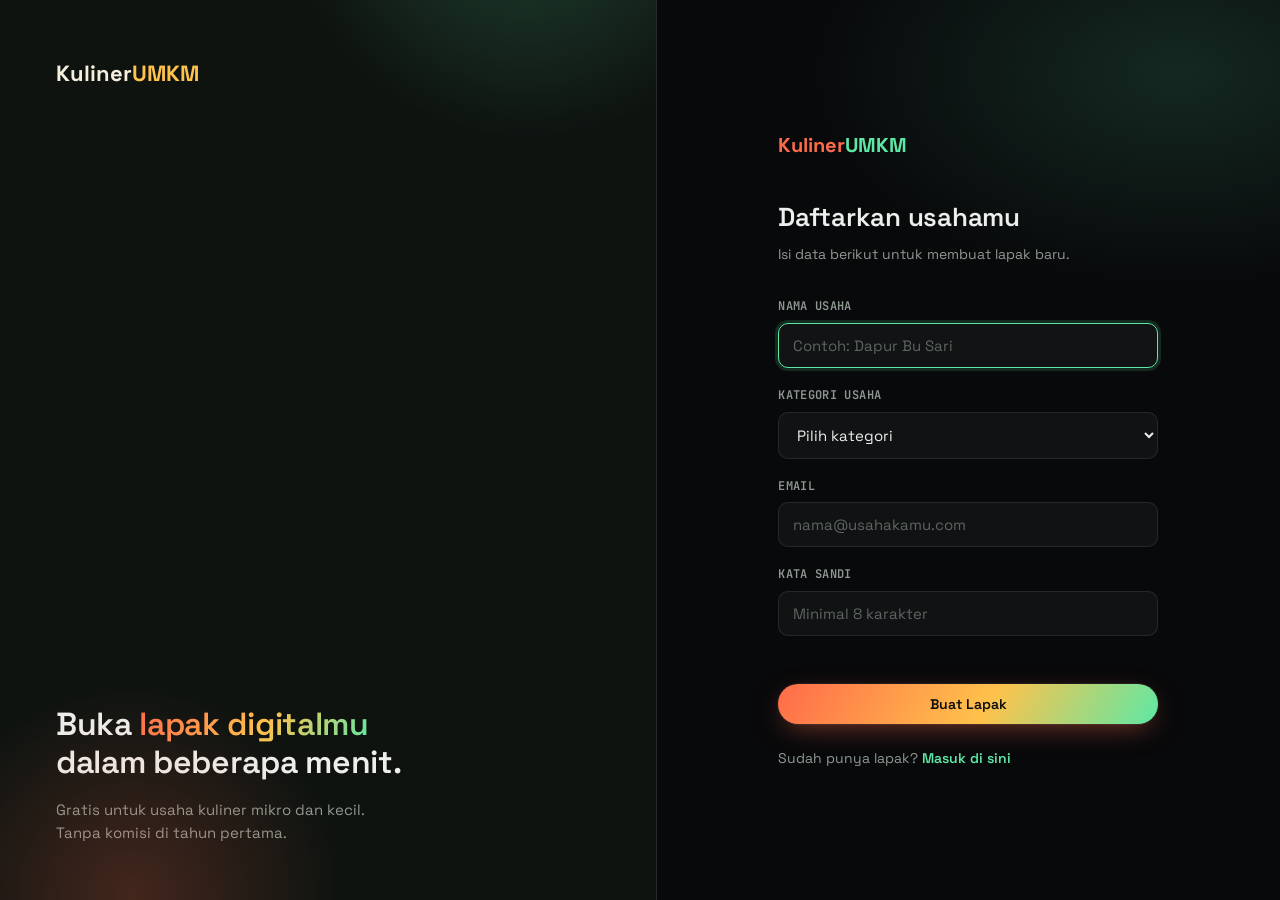
<file: Kuliner Umkm Hub/register.html>
<!DOCTYPE html>
<html lang="id">
<head>
<meta charset="UTF-8">
<meta name="viewport" content="width=device-width, initial-scale=1">
<title>Daftar — Kuliner UMKM Hub</title>
<link rel="preconnect" href="https://fonts.googleapis.com">
<link href="https://fonts.googleapis.com/css2?family=Space+Grotesk:wght@400;500;600;700&family=JetBrains+Mono:wght@400;500;600&display=swap" rel="stylesheet">
<link rel="stylesheet" href="style.css">
</head>
<body>

<div class="auth-shell">
  <div class="auth-side">
    <a href="index.html" class="brand" style="color:#F7EFDD;font-size:22px">Kuliner<span style="color:var(--turmeric)">UMKM</span></a>
    <div>
      <h2>Buka <span class="grad-text">lapak digitalmu</span> dalam beberapa menit.</h2>
      <p>Gratis untuk usaha kuliner mikro dan kecil. Tanpa komisi di tahun pertama.</p>
    </div>
  </div>
  <div class="auth-main">
    <div class="auth-card">
      <a href="index.html" class="brand" style="font-size:20px;color:var(--chili)">Kuliner<span style="color:var(--leaf)">UMKM</span></a>
      <h1>Daftarkan usahamu</h1>
      <div class="sub">Isi data berikut untuk membuat lapak baru.</div>

      <form id="formDaftar" novalidate>
        <div class="field">
          <label for="nama">Nama usaha</label>
          <input type="text" id="nama" placeholder="Contoh: Dapur Bu Sari" required>
        </div>
        <div class="field">
          <label for="kategori">Kategori usaha</label>
          <select id="kategori" required>
            <option value="">Pilih kategori</option>
            <option>Nasi &amp; Lauk</option>
            <option>Katering</option>
            <option>Minuman</option>
            <option>Kue &amp; Kudapan</option>
            <option>Frozen Food</option>
          </select>
        </div>
        <div class="field">
          <label for="email2">Email</label>
          <input type="email" id="email2" placeholder="nama@usahakamu.com" required>
        </div>
        <div class="field">
          <label for="pass2">Kata sandi</label>
          <input type="password" id="pass2" placeholder="Minimal 8 karakter" required>
          <div id="kekuatan" aria-live="polite" style="font-size:12px;margin-top:6px;min-height:16px"></div>
        </div>
        <button type="submit" class="btn btn-solid btn-block">Buat Lapak</button>
      </form>

      <div class="auth-foot">Sudah punya lapak? <a href="login.html">Masuk di sini</a></div>
    </div>
  </div>
</div>

<script src="app.js"></script>
<script src="auth.js"></script>
</body>
</html>
</file>
<file: Kuliner Umkm Hub/style.css>
:root{
  --bg:#08090B;
  --bg-2:#0E1310;
  --glass:rgba(255,255,255,0.04);
  --glass-hi:rgba(255,255,255,0.08);
  --ink:#EDEFEC;
  --ink-soft:#8F9992;
  --chili:#FF6B4A;
  --leaf:#5EE8A5;
  --turmeric:#FFC24B;
  --line:rgba(255,255,255,0.09);
  --radius:14px;
  --grad:linear-gradient(120deg,var(--chili),var(--turmeric) 55%,var(--leaf));
}
*{box-sizing:border-box;margin:0;padding:0}
html{background:var(--bg)}
body{
  background:
    radial-gradient(560px 320px at 12% -6%, rgba(255,107,74,.16), transparent 60%),
    radial-gradient(620px 360px at 92% 8%, rgba(94,232,165,.14), transparent 60%),
    var(--bg);
  color:var(--ink);
  font-family:'Space Grotesk',Arial,sans-serif;
  line-height:1.55;
}
h1,h2,h3{font-weight:600;letter-spacing:-0.01em}
.brand{font-family:'Space Grotesk',sans-serif;font-weight:700}
a{color:inherit;text-decoration:none}
.wrap{max-width:1080px;margin:0 auto;padding:0 24px}

.grad-text{
  background:var(--grad);
  -webkit-background-clip:text;
  background-clip:text;
  color:transparent;
}

/* Nav */
.nav{
  position:sticky;top:0;z-index:10;
  border-bottom:1px solid var(--line);
  background:rgba(8,9,11,.72);
  backdrop-filter:blur(14px);
}
.nav .wrap{display:flex;align-items:center;justify-content:space-between;height:72px}
.brand{font-size:20px}
.nav-links{display:flex;gap:28px;font-size:14px;color:var(--ink-soft)}
.nav-links a:hover{color:var(--ink)}
.btn{
  display:inline-block;
  padding:11px 22px;
  border-radius:999px;
  font-size:14px;
  font-weight:600;
  border:1px solid var(--glass-hi);
  transition:transform .15s ease, box-shadow .15s ease;
}
.btn:hover{transform:translateY(-1px)}
.btn-solid{
  background:var(--grad);
  border:none;color:#0A0D0B;
  box-shadow:0 0 0 1px rgba(255,255,255,.06), 0 8px 28px -8px rgba(255,107,74,.55);
}
.btn-solid:hover{box-shadow:0 0 0 1px rgba(255,255,255,.1), 0 10px 34px -6px rgba(94,232,165,.55)}
.btn-ghost{background:var(--glass);color:var(--ink)}
.btn-ghost:hover{background:var(--glass-hi)}

/* Hero */
.hero{border-bottom:1px solid var(--line);padding:96px 0 64px}
.hero .eyebrow{
  display:inline-flex;align-items:center;gap:8px;
  font-family:'JetBrains Mono',monospace;font-size:12px;letter-spacing:.04em;
  color:var(--leaf);background:var(--glass);border:1px solid var(--line);
  padding:6px 14px;border-radius:999px;margin-bottom:22px;
}
.eyebrow::before{content:'';width:6px;height:6px;border-radius:50%;background:var(--leaf);box-shadow:0 0 8px var(--leaf)}
.hero h1{font-size:52px;line-height:1.08;max-width:680px;margin-bottom:20px}
.hero p{max-width:520px;color:var(--ink-soft);font-size:17px;margin-bottom:32px}
.hero-actions{display:flex;gap:14px}
.stat-row{display:flex;gap:0;margin-top:64px;border-top:1px solid var(--line);padding-top:0}
.stat{flex:1;padding:24px 24px 0 0;border-right:1px solid var(--line)}
.stat:last-child{border-right:none}
.stat b{display:block;font-family:'JetBrains Mono',monospace;font-size:28px;background:var(--grad);-webkit-background-clip:text;background-clip:text;color:transparent}
.stat span{font-size:13px;color:var(--ink-soft)}

/* Sections */
.section{padding:64px 0;border-bottom:1px solid var(--line)}
.section h2{font-size:28px;margin-bottom:8px}
.section .lead{color:var(--ink-soft);margin-bottom:36px;max-width:560px}

.stall-grid{display:grid;grid-template-columns:repeat(3,1fr);gap:16px}
.stall{
  background:var(--glass);
  border:1px solid var(--line);
  border-radius:var(--radius);
  padding:26px;
  transition:transform .18s ease, border-color .18s ease, box-shadow .18s ease;
}
.stall:hover{transform:translateY(-3px);border-color:var(--glass-hi);box-shadow:0 16px 40px -20px rgba(94,232,165,.35)}
.stall .tag{font-family:'JetBrains Mono',monospace;font-size:11px;color:var(--leaf);margin-bottom:12px;text-transform:uppercase;letter-spacing:.04em}
.stall h3{font-size:18px;margin-bottom:8px}
.stall p{color:var(--ink-soft);font-size:14px;margin-bottom:16px}
.stall .price{font-family:'JetBrains Mono',monospace;font-weight:600;color:var(--turmeric)}

.cat-list{display:flex;flex-wrap:wrap;gap:10px}
.cat-list span{
  border:1px solid var(--line);
  background:var(--glass);
  padding:9px 16px;
  border-radius:999px;
  font-size:13px;
  color:var(--ink-soft);
}

footer{padding:36px 0;font-size:13px;color:var(--ink-soft);font-family:'JetBrains Mono',monospace}

/* Auth pages */
.auth-shell{min-height:100vh;display:flex}
.auth-side{
  flex:1;position:relative;overflow:hidden;
  background:var(--bg-2);
  padding:56px;
  display:flex;flex-direction:column;justify-content:space-between;
  border-right:1px solid var(--line);
}
.auth-side::before{
  content:'';position:absolute;inset:-40% -20% auto auto;width:520px;height:520px;
  background:radial-gradient(circle, rgba(94,232,165,.22), transparent 65%);
}
.auth-side::after{
  content:'';position:absolute;left:-15%;bottom:-25%;width:460px;height:460px;
  background:radial-gradient(circle, rgba(255,107,74,.22), transparent 65%);
}
.auth-side h2{font-size:32px;max-width:360px;line-height:1.2;position:relative}
.auth-side p{color:var(--ink-soft);max-width:340px;margin-top:16px;font-size:15px;position:relative}
.auth-main{flex:1;display:flex;align-items:center;justify-content:center;padding:40px}
.auth-card{width:100%;max-width:380px}
.auth-card .brand{display:block;margin-bottom:36px;font-size:19px}
.auth-card h1{font-size:26px;margin-bottom:6px}
.auth-card .sub{color:var(--ink-soft);font-size:14px;margin-bottom:32px}
.field{margin-bottom:18px}
.field label{display:block;font-size:12px;font-weight:600;margin-bottom:7px;color:var(--ink-soft);font-family:'JetBrains Mono',monospace;text-transform:uppercase;letter-spacing:.03em}
.field input,.field select{
  width:100%;padding:12px 14px;
  border:1px solid var(--line);
  border-radius:10px;
  background:var(--glass);
  color:var(--ink);
  font-size:15px;font-family:inherit;
}
.field input::placeholder{color:#5C6660}
.field input:focus,.field select:focus{outline:none;border-color:var(--leaf);box-shadow:0 0 0 3px rgba(94,232,165,.15)}
.btn-block{width:100%;text-align:center;margin-top:8px}
.auth-foot{margin-top:24px;font-size:14px;color:var(--ink-soft)}
.auth-foot a{color:var(--leaf);font-weight:600}

/* Dashboard */
.dash{display:flex;min-height:100vh}
.side{width:224px;background:var(--bg-2);border-right:1px solid var(--line);padding:28px 18px}
.side .brand{display:block;font-size:18px;margin-bottom:36px;padding-left:6px}
.side nav a{display:block;padding:11px 12px;border-radius:10px;font-size:14px;margin-bottom:4px;color:var(--ink-soft)}
.side nav a.active{background:var(--glass);color:var(--ink);border:1px solid var(--line)}
.side nav a:hover{color:var(--ink)}
.main{flex:1;padding:36px 40px}
.dash-head{display:flex;justify-content:space-between;align-items:flex-end;margin-bottom:32px}
.dash-head h1{font-size:24px}
.dash-head p{color:var(--ink-soft);font-size:14px;margin-top:4px}
.kpis{display:grid;grid-template-columns:repeat(4,1fr);gap:14px;margin-bottom:36px}
.kpi{background:var(--glass);border:1px solid var(--line);border-radius:var(--radius);padding:22px}
.kpi span{font-size:12px;color:var(--ink-soft);font-family:'JetBrains Mono',monospace;text-transform:uppercase;letter-spacing:.03em}
.kpi b{display:block;font-family:'JetBrains Mono',monospace;font-size:24px;margin-top:8px;background:var(--grad);-webkit-background-clip:text;background-clip:text;color:transparent}
.kpi .delta{font-size:12px;color:var(--leaf);margin-top:6px}

.table-card{background:var(--glass);border:1px solid var(--line);border-radius:var(--radius);overflow:hidden}
.table-card h3{padding:18px 22px;border-bottom:1px solid var(--line);font-size:15px}
table{width:100%;border-collapse:collapse;font-size:14px}
th,td{text-align:left;padding:14px 22px;border-bottom:1px solid var(--line)}
th{color:var(--ink-soft);font-weight:600;font-size:11px;text-transform:uppercase;letter-spacing:.04em;font-family:'JetBrains Mono',monospace}
tr:last-child td{border-bottom:none}
.status{padding:5px 12px;border-radius:999px;font-size:11px;font-weight:600;font-family:'JetBrains Mono',monospace}
.status.done{background:rgba(94,232,165,.14);color:var(--leaf)}
.status.pending{background:rgba(255,194,75,.14);color:var(--turmeric)}

@media(max-width:860px){
  .stall-grid{grid-template-columns:1fr}
  .kpis{grid-template-columns:repeat(2,1fr)}
  .auth-side{display:none}
  .side{display:none}
  .hero h1{font-size:36px}
  .stat-row{flex-direction:column}
  .stat{border-right:none;border-bottom:1px solid var(--line);padding-bottom:16px;margin-bottom:16px}
}


/* ===== Komponen CRUD (halaman Pesanan dan halaman CRUD lain) ===== */

/* Tombol berbentuk <button> */
button.btn{font-family:inherit;cursor:pointer}
.btn-danger{background:rgba(255,107,74,.12);color:var(--chili);border-color:rgba(255,107,74,.4)}
.btn-danger:hover{background:rgba(255,107,74,.22)}
.btn-sm{padding:6px 14px;font-size:12px}
.btn:focus-visible,.input:focus-visible{outline:2px solid var(--leaf);outline-offset:2px}

/* Sidebar: tautan Keluar */
.side nav a.logout{color:var(--chili);margin-top:20px}

/* Toolbar cari + filter */
.toolbar{display:flex;gap:12px;flex-wrap:wrap;margin-bottom:16px}
.input{
  padding:11px 14px;
  border:1px solid var(--line);
  border-radius:10px;
  background:var(--glass);
  color:var(--ink);
  font-size:14px;font-family:inherit;
}
.input::placeholder{color:#5C6660}
.input:focus{outline:none;border-color:var(--leaf);box-shadow:0 0 0 3px rgba(94,232,165,.15)}
.input.grow{flex:1 1 240px}
option{background:#0E1310;color:var(--ink)}

/* Tabel */
.table-scroll{overflow-x:auto}
.table-scroll table{min-width:640px}
td.num{font-family:'JetBrains Mono',monospace;white-space:nowrap}
td.aksi{white-space:nowrap}
td.aksi .btn{margin-right:6px}
td.kosong{text-align:center;color:var(--ink-soft);padding:36px 22px}
.status.cancel{background:rgba(255,107,74,.14);color:var(--chili)}

/* Dialog (modal) */
dialog{
  background:var(--bg-2);color:var(--ink);
  border:1px solid var(--line);border-radius:var(--radius);
  padding:0;margin:auto;
  width:calc(100% - 32px);max-width:440px;
  box-shadow:0 30px 80px -20px rgba(0,0,0,.7);
}
dialog::backdrop{background:rgba(0,0,0,.65);backdrop-filter:blur(4px)}
dialog[open]{animation:pop .16s ease-out}
@keyframes pop{from{opacity:0;transform:translateY(8px)}to{opacity:1;transform:none}}
@media (prefers-reduced-motion:reduce){dialog[open]{animation:none}.btn{transition:none}}
.modal-head{padding:20px 24px;border-bottom:1px solid var(--line)}
.modal-head h3{font-size:17px}
.modal-body{padding:22px 24px 6px}
.modal-body p{color:var(--ink-soft);font-size:14px;margin-bottom:16px}
.modal-foot{display:flex;justify-content:flex-end;gap:10px;padding:16px 24px 22px}
.field-row{display:grid;grid-template-columns:1fr 1fr;gap:12px}
.total-preview{font-size:14px;color:var(--ink-soft);margin-bottom:6px}
.total-preview b{font-family:'JetBrains Mono',monospace;color:var(--turmeric);font-weight:600}
.err{color:var(--chili);font-size:13px;min-height:20px;margin-bottom:6px}

/* Responsive: sidebar jadi menu horizontal di atas (menggantikan display:none di style.css) */
@media(max-width:860px){
  .dash{flex-direction:column}
  .side{
    display:flex;align-items:center;gap:12px;
    width:100%;padding:12px 16px;
    border-right:none;border-bottom:1px solid var(--line);
    overflow-x:auto;
  }
  .side .brand{margin:0;padding:0;flex:none}
  .side nav{display:flex;gap:4px}
  .side nav a{white-space:nowrap;margin:0;flex:none}
  .side nav a.logout{margin-top:0}
  .main{padding:24px 18px}
  .dash-head{flex-direction:column;align-items:flex-start;gap:16px}
}
@media(max-width:480px){
  .kpis{grid-template-columns:1fr}
  .field-row{grid-template-columns:1fr}
  .modal-foot{flex-direction:column-reverse}
  .modal-foot .btn{width:100%;text-align:center}
  .toolbar .input{width:100%}
}

/* ===== Modal tanpa JavaScript (dibuka dengan :target, mis. href="#tambah") ===== */
.modal{
  position:fixed;inset:0;z-index:50;
  display:none;align-items:center;justify-content:center;
  padding:16px;
  background:rgba(0,0,0,.65);
  backdrop-filter:blur(4px);
}
.modal:target{display:flex}
.modal-bg{position:absolute;inset:0}
.modal-box{
  position:relative;z-index:1;
  width:100%;max-width:440px;
  background:var(--bg-2);color:var(--ink);
  border:1px solid var(--line);border-radius:var(--radius);
  box-shadow:0 30px 80px -20px rgba(0,0,0,.7);
}

/* ===== Perbaikan responsive (hasil pemeriksaan) ===== */

/* Navbar landing page di layar kecil: sembunyikan tautan, perkecil tombol */
@media(max-width:640px){.nav-links{display:none}}
@media(max-width:520px){
  .nav .wrap{padding:0 16px;gap:8px}
  .nav .wrap>div{gap:8px!important}
  .nav .brand{font-size:17px}
  .nav .btn{padding:8px 12px;font-size:12.5px;white-space:nowrap}
}

/* Tabel langsung di dalam .table-card (dashboard.html) bisa digeser ke samping */
.table-card{overflow-x:auto}
.table-card>table{min-width:480px}
.table-card h3{position:sticky;left:0}
</file>
